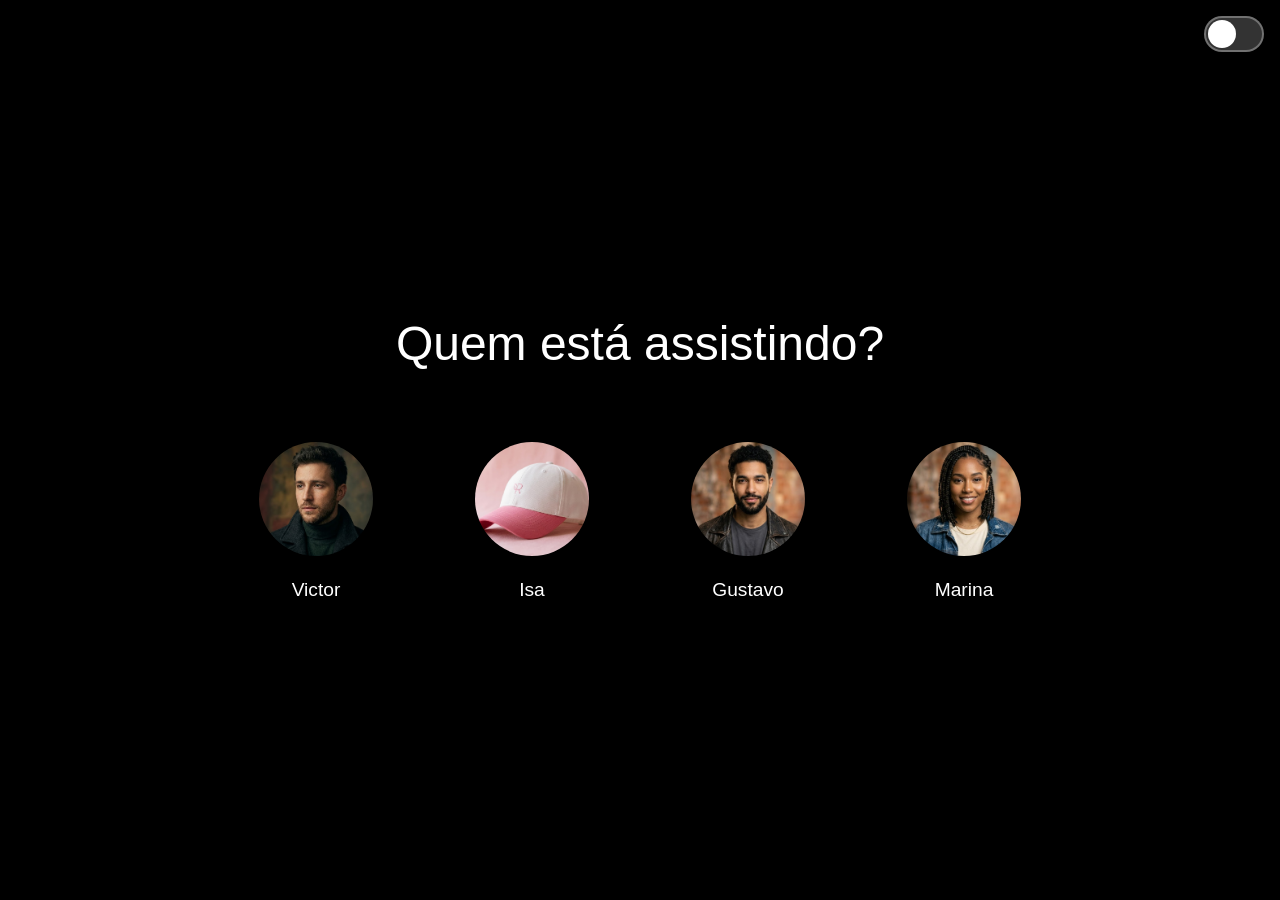
<file: index.html>
<!doctype html>
<html lang="pt-br">
  <head>
    <meta charset="UTF-8" />
    <meta name="viewport" content="width=device-width, initial-scale=1.0" />
    <title>Netflix</title>
    <link rel="stylesheet" href="styles.css" />
  </head>
  <body>
    <main>
        <button id="theme-toggle" onclick="toggleTheme()" aria-label="Alternar tema"></button>
        <h1>Quem está assistindo?</h1>
        <section aria-label="Perfis disponíveis">
            <nav class="profiles">
                <ul>
                    <li>
                        <a href="catalogo/catalogo.html" class="profile">
                            <figure>
                                <img
                                    src="assets/perfil_1.jpg"
                                    alt="Retrato de estúdio de um homem jovem de casaco escuro e gola alta"/>
                                <figcaption>Victor</figcaption>
                            </figure>
                        </a>
                    </li>
                    <li>
                        <a href="catalogo/catalogo.html" class="profile">
                            <figure>
                                <img
                                    src="assets/perfil_2.jpg"
                                    alt="Boné de beisebol branco off-white com aba rosa vibrante e um logotipo de monograma bordado"/>
                                <figcaption>Isa</figcaption>
                            </figure>
                        </a>
                    </li>
                    <li>
                        <a href="catalogo/catalogo.html" class="profile">
                            <figure>
                                <img
                                    src="assets/perfil_3.jpg"
                                    alt="Um retrato natural de um homem jovem com jaqueta de couro e cabelo cacheado, em um estúdio urbano com parede de tijolos desfocada."/>
                                <figcaption>Gustavo</figcaption>
                            </figure>
                        </a>
                    </li>
                    <li>
                        <a href="catalogo/catalogo.html" class="profile">
                            <figure>
                                <img
                                    src="assets/perfil_4.jpg"
                                    alt="Retrato de uma jovem mulher negra sorridente com cabelo trançado e jaqueta jeans, com uma parede de tijolos rústica e desfocada ao fundo"/>
                                <figcaption>Marina</figcaption>
                            </figure>
                        </a>
                    </li>
                </ul>
            </nav>
        </section>
    </main>

    <script src="js/tema.js"></script>
    <script src="js/index.js"></script>
  </body>
</html>
</file>
<file: styles.css>
/* Define o fundo preto, cor do texto branca, fonte sans-serif, remove margens e padding, centraliza o conteúdo vertical e horizontalmente, ocupa toda a altura da viewport */
body {
    background: #000; /* Cor de fundo preta */
    color: #fff; /* Cor do texto branca */
    font-family: 'Helvetica Neue', Helvetica, Arial, sans-serif; /* Família de fontes sans-serif */
    margin: 0; /* Remove margem externa */
    padding: 0; /* Remove padding interno */
    display: flex; /* Usa flexbox para layout */
    justify-content: center; /* Centraliza horizontalmente */
    align-items: center; /* Centraliza verticalmente */
    height: 100vh; /* Altura total da viewport */    position: relative; /* Permite posicionar o botao absoluto */
}

/* Botao de alternacao de tema com visual de toggle/switch */
#theme-toggle {
    position: absolute; /* Posiciona no canto da tela */
    top: 1rem; /* Distancia do topo */
    right: 1rem; /* Distancia da direita */
    width: 60px; /* Largura do switch */
    height: 36px; /* Altura do switch */
    background: rgba(255, 255, 255, 0.2); /* Fundo semitransparente */
    border: 2px solid rgba(255, 255, 255, 0.3); /* Borda semitransparente */
    border-radius: 999px; /* Deixa totalmente arredondado */
    cursor: pointer; /* Mostra que eh clicavel */
    padding: 0; /* Remove padding padrao */
    transition: background 0.3s ease, border-color 0.3s ease; /* Transicao suave */
    z-index: 10; /* Garante que fique acima de outros elementos */
}

/* Circulo interno do switch */
#theme-toggle::before {
    content: ''; /* Cria o elemento */
    position: absolute; /* Posicionamento absoluto dentro do botao */
    width: 28px; /* Largura do circulo */
    height: 28px; /* Altura do circulo */
    background: #fff; /* Fundo branco */
    border-radius: 50%; /* Deixa circular */
    top: 2px; /* Espacamento do topo */
    left: 2px; /* Espacamento da esquerda */
    transition: left 0.3s ease; /* Transicao suave do movimento */
}

/* Estado do switch quando modo claro esta ativo */
body.light-mode #theme-toggle {
    background: rgba(0, 0, 0, 0.2); /* Fundo semitransparente escuro */
    border-color: rgba(0, 0, 0, 0.3); /* Borda semitransparente escura */
}

body.light-mode #theme-toggle::before {
    left: calc(100% - 30px); /* Move o circulo para o lado direito */
}

/* Centraliza o texto, define largura máxima e ocupa 100% da largura disponível */
main {
    text-align: center; /* Alinha o texto ao centro */
    max-width: 950px; /* Largura máxima de 950px */
    width: 100%; /* Largura de 100% */
}

/*Light mode*/
body.light-mode {
    background: #fff; /* Cor de fundo branca */
    color: #222; /* Cor do texto preta */
}

.light-mode .profile {
    color: #222; /* Cor do texto dos perfis preta no modo claro */
}

.light-mode img {
    background: #eee; /*Fundo claro para imagens*/
    border: 1px solid #ccc; /* Borda cinza clara para as imagens no modo claro */
}

.light-mode img:hover {
    border: 1px solid #222; /* Borda preta no hover das imagens no modo claro */
}



/* Define o tamanho da fonte grande, margem inferior e peso da fonte normal */
h1 {
    font-size: 3rem; /* Tamanho da fonte de 3rem */
    margin-bottom: 2rem; /* Margem inferior de 2rem */
    font-weight: 400; /* Peso da fonte normal */
}

/* Usa flexbox para alinhar os perfis, centraliza, adiciona espaço entre itens e permite quebra de linha */
.profiles {
    display: flex; /* Usa flexbox */
    justify-content: center; /* Centraliza os itens */
    gap: 2rem; /* Espaço de 2rem entre itens */
    flex-wrap: wrap; /* Permite quebra de linha */
}

ul{
    list-style: none; /* Remove marcadores de lista */
    padding: 0; /* Remove padding */
    margin: 0; /* Remove margem */
    display: flex; /* Usa flexbox */
    flex-wrap: wrap; /* Permite quebra de linha */
    justify-content: center; /* Centraliza itens horizontalmente */
    gap: 1rem; /* Espaço de 1rem entre itens */

}

/* Remove decoração de texto, define cor branca, usa flexbox em coluna, centraliza itens e adiciona transição de transformação */
.profile {
    display: inline-block; /* Faz o link dimensionável com transform */
    text-decoration: none; /* Remove sublinhado dos links */
    color: #fff; /* Cor do texto branca */
    transition: transform 0.3s ease; /* Transição suave para transformação */
    transform-origin: center center; /* Escala a partir do centro */
}

/* Aumenta o tamanho do perfil no hover */
.profile:hover {
    transform: scale(1.2); /* Escala para 110% */
}

/* Define largura e altura da imagem, borda circular, ajusta o objeto, borda transparente e transição para cor da borda */
.profile img {
    width: 120px; /* Largura de 120px */
    height: 120px; /* Altura de 120px */
    border-radius: 50%; /* Borda circular */
    object-fit: cover; /* Ajusta a imagem para cobrir sem distorcer */
    border: 3px solid transparent; /* Borda transparente de 3px */
    transition: border-color 0.3s ease; /* Transição suave para cor da borda */
}

/* Muda a cor da borda para branca no hover da imagem */
.profile:hover img {
    border-color: #fff; /* Cor da borda branca */
}

/* Define margem superior, tamanho da fonte e peso da fonte leve para a legenda */
.profile figcaption {
    margin-top: 1rem; /* Margem superior de 1rem */
    font-size: 1.2rem; /* Tamanho da fonte de 1.2rem */
    font-weight: 300; /* Peso da fonte leve */
}

/* Responsividade para tablets */
@media (max-width: 1024px) {
    main {
        max-width: 700px; /* Reduz largura máxima para tablets */
    }
    
    .profiles {
        gap: 1.5rem; /* Reduz espaço entre perfis */
    }

    .profile img {
        width: 180px; /* Aumenta largura da imagem */
        height: 180px; /* Aumenta altura da imagem */
    }

    .profile figcaption {
        font-size: 2rem; /* Reduz tamanho da fonte da legenda */
    }
}

/* Responsividade para dispositivos móveis */
@media (max-width: 900px) {
    main {
        max-width: 90%; /* Largura máxima de 90% para telas pequenas */
        padding: 0rem 1rem; /* Adiciona padding lateral */
    }

    .profiles {
        gap: 1rem; /* Reduz espaço entre perfis */
        flex-direction: column; /* Alinha perfis em coluna para telas pequenas */
    }

    .profile {
        margin-bottom: 1.5rem; /* Adiciona margem inferior aos perfis */
    }

    .profile figcaption {
        font-size: 1.5rem; /* Aumenta tamanho da fonte da legenda para melhor legibilidade em telas pequenas */
    }
}

@media (max-width: 600px) {
    main {
        /*aumenta a margem superior para dar mais espaço ao título e perfis*/
        margin-top: 2rem; /* Adiciona margem superior */
        min-height: auto; /* Remove altura mínima para telas muito pequenas */
        padding: 2rem 0; /* Adiciona padding vertical */  
    }

    .profiles {
        flex-direction: column; /* Alinha perfis em coluna para telas muito pequenas */
        align-items: center; /* Centraliza itens horizontalmente */
        flex-wrap: wrap; /* Permite quebra de linha para evitar overflow */
    }

    ul {
        gap: 1rem; /* Aumenta espaço entre itens para telas muito pequenas */  
    }
}

/* Ajusta o box model para todos os elementos e prepara o corpo para responsividade */
*, *::before, *::after {
    box-sizing: border-box;
}

html,
body {
    min-height: 100%;
}

/* Define o fundo preto, cor do texto branca, fonte sans-serif, remove margens e padding e evita overflow horizontal */
body {
    background: #000; /* Cor de fundo preta */
    color: #fff; /* Cor do texto branca */
    font-family: 'Helvetica Neue', Helvetica, Arial, sans-serif; /* Família de fontes sans-serif */
    margin: 0; /* Remove margem externa */
    padding: 0; /* Remove padding interno */
    min-height: 100vh; /* Altura mínima de toda a viewport */
    position: relative; /* Permite posicionar o botao absoluto */
    overflow-x: hidden; /* Evita scroll horizontal desnecessário */
    display: flex; /* Usa flexbox para centrar o conteúdo */
    align-items: center; /* Centraliza verticalmente */
    justify-content: center; /* Centraliza horizontalmente */
}

/* Botao de alternacao de tema com visual de toggle/switch */
#theme-toggle {
    position: absolute; /* Posiciona no canto da tela */
    top: 1rem; /* Distancia do topo */
    right: 1rem; /* Distancia da direita */
    width: 60px; /* Largura do switch */
    height: 36px; /* Altura do switch */
    background: rgba(255, 255, 255, 0.2); /* Fundo semitransparente */
    border: 2px solid rgba(255, 255, 255, 0.3); /* Borda semitransparente */
    border-radius: 999px; /* Deixa totalmente arredondado */
    cursor: pointer; /* Mostra que eh clicavel */
    padding: 0; /* Remove padding padrao */
    transition: background 0.3s ease, border-color 0.3s ease; /* Transicao suave */
    z-index: 10; /* Garante que fique acima de outros elementos */
}

/* Circulo interno do switch */
#theme-toggle::before {
    content: ''; /* Cria o elemento */
    position: absolute; /* Posicionamento absoluto dentro do botao */
    width: 28px; /* Largura do circulo */
    height: 28px; /* Altura do circulo */
    background: #fff; /* Fundo branco */
    border-radius: 50%; /* Deixa circular */
    top: 2px; /* Espacamento do topo */
    left: 2px; /* Espacamento da esquerda */
    transition: left 0.3s ease; /* Transicao suave do movimento */
}

/* Estado do switch quando modo claro esta ativo */
body.light-mode #theme-toggle {
    background: rgba(0, 0, 0, 0.2); /* Fundo semitransparente escuro */
    border-color: rgba(0, 0, 0, 0.3); /* Borda semitransparente escura */
}

body.light-mode #theme-toggle::before {
    left: calc(100% - 30px); /* Move o circulo para o lado direito */
}

/* Centraliza o texto, define largura máxima e ocupa 100% da largura disponível */
main {
    text-align: center; /* Alinha o texto ao centro */
    max-width: 950px; /* Largura máxima de 950px */
    width: min(100%, 950px); /* Largura responsiva */
    margin: 0 auto; /* Centraliza horizontalmente */
    padding: 2rem 1.5rem; /* Espaço interno para telas pequenas */
    box-sizing: border-box; /* Inclui padding na largura total */
    display: flex;
    flex-direction: column;
    align-items: center;
    justify-content: center;
    gap: 1.5rem;
}

/*Light mode*/
body.light-mode {
    background: #fff; /* Cor de fundo branca */
    color: #222; /* Cor do texto preta */
}

.light-mode .profile {
    color: #222; /* Cor do texto dos perfis preta no modo claro */
}

.light-mode img {
    background: #eee; /*Fundo claro para imagens*/
    border: 1px solid #ccc; /* Borda cinza clara para as imagens no modo claro */
}

.light-mode img:hover {
    border: 1px solid #222; /* Borda preta no hover das imagens no modo claro */
}



/* Define o tamanho da fonte grande, margem inferior e peso da fonte normal */
h1 {
    font-size: clamp(2rem, 5vw, 3rem); /* Tamanho fluido para diferentes telas */
    margin-bottom: 1.75rem; /* Margem inferior de 1.75rem */
    font-weight: 400; /* Peso da fonte normal */
}

/* Usa flexbox para alinhar os perfis, centraliza, adiciona espaço entre itens e permite quebra de linha */
.profiles {
    display: flex; /* Usa flexbox */
    justify-content: center; /* Centraliza os itens */
    gap: 1.2rem; /* Espaço menor entre itens em telas maiores */
    flex-wrap: wrap; /* Permite quebra de linha */
}

ul {
    list-style: none; /* Remove marcadores de lista */
    padding: 0; /* Remove padding */
    margin: 0; /* Remove margem */
    width: 100%;
    max-width: 880px;
    display: grid; /* Usa grade para blocos de perfis */
    grid-template-columns: repeat(4, minmax(0, 1fr));
    gap: 1rem; /* Espaço de 1rem entre itens */
}

li {
    width: 100%;
}

/* Remove decoração de texto, define cor branca, usa flexbox em coluna, centraliza itens e adiciona transição de transformação */
.profile {
    display: inline-block; /* Faz o link dimensionável com transform */
    text-decoration: none; /* Remove sublinhado dos links */
    color: #fff; /* Cor do texto branca */
    transition: transform 0.3s ease; /* Transição suave para transformação */
    transform-origin: center center; /* Escala a partir do centro */
}

/* Aumenta o tamanho do perfil no hover */
.profile:hover {
    transform: scale(1.2); /* Escala para 110% */
}

/* Define largura e altura da imagem, borda circular, ajusta o objeto, borda transparente e transição para cor da borda */
.profile img {
    width: 120px; /* Largura de 120px */
    height: 120px; /* Altura de 120px */
    border-radius: 50%; /* Borda circular */
    object-fit: cover; /* Ajusta a imagem para cobrir sem distorcer */
    border: 3px solid transparent; /* Borda transparente de 3px */
    transition: border-color 0.3s ease; /* Transição suave para cor da borda */
}

/* Muda a cor da borda para branca no hover da imagem */
.profile:hover img {
    border-color: #fff; /* Cor da borda branca */
}

/* Define margem superior, tamanho da fonte e peso da fonte leve para a legenda */
.profile figcaption {
    margin-top: 1rem; /* Margem superior de 1rem */
    font-size: 1.2rem; /* Tamanho da fonte de 1.2rem */
    font-weight: 300; /* Peso da fonte leve */
}

/* Responsividade para tablets */
@media (max-width: 1024px) {
    main {
        max-width: 800px; /* Reduz largura máxima para tablets */
    }
    
    .profiles {
        gap: 1rem; /* Reduz espaçamento entre perfis */
    }

    .profile img {
        width: 130px; /* Ajusta largura da imagem */
        height: 130px; /* Ajusta altura da imagem */
    }

    .profile figcaption {
        font-size: 1.4rem; /* Ajusta tamanho da fonte da legenda */
    }
}

/* Responsividade para dispositivos móveis */
@media (max-width: 900px) {
    main {
        max-width: 100%; /* Usa a largura completa */
        padding: 1rem 1rem; /* Aumenta espaço lateral para ficar longe da borda */
        gap: 0.9rem;
    }

    .profiles {
        gap: 0.85rem; /* Reduz espaço entre perfis */
        justify-content: center; /* Centraliza os itens */
        width: 100%;
    }

    ul {
        display: grid; /* Usa grade para dois perfis por linha */
        grid-template-columns: repeat(2, minmax(0, 1fr));
        gap: 0.65rem;
        width: 100%;
    }

    .profile {
        width: 100%;
        margin-bottom: 0; /* Remove margem extra */
    }

    .profile img {
        width: 110px; /* Ajusta largura da imagem */
        height: 110px; /* Ajusta altura da imagem */
    }

    .profile figcaption {
        font-size: 1.4rem; /* Ajusta tamanho da fonte da legenda */
        margin-top: 0.4rem;
    }
}

@media (max-width: 600px) {
    main {
        margin-top: 0.8rem; /* Ajusta espaçamento no topo */
        padding: 1rem 1rem; /* Aumenta a distância da borda da tela */
    }

    h1 {
        font-size: 1.6rem; /* Reduz tamanho da fonte do título */
    }

    ul {
        display: grid; /* Mantém dois perfis por linha */
        grid-template-columns: repeat(2, minmax(0, 1fr));
        gap: 0.5rem; /* Deixa os perfis mais próximos entre si */
    }

    .profile {
        width: 100%;
    }

    .profile img {
        width: 75px; /* Reduz a imagem para telas pequenas */
        height: 75px; /* Reduz a imagem para telas pequenas */
    }

    .profile figcaption {
        font-size: 0.95rem; /* Ajusta tamanho da legenda */
        margin-top: 0.35rem;
    }
}
</file>
